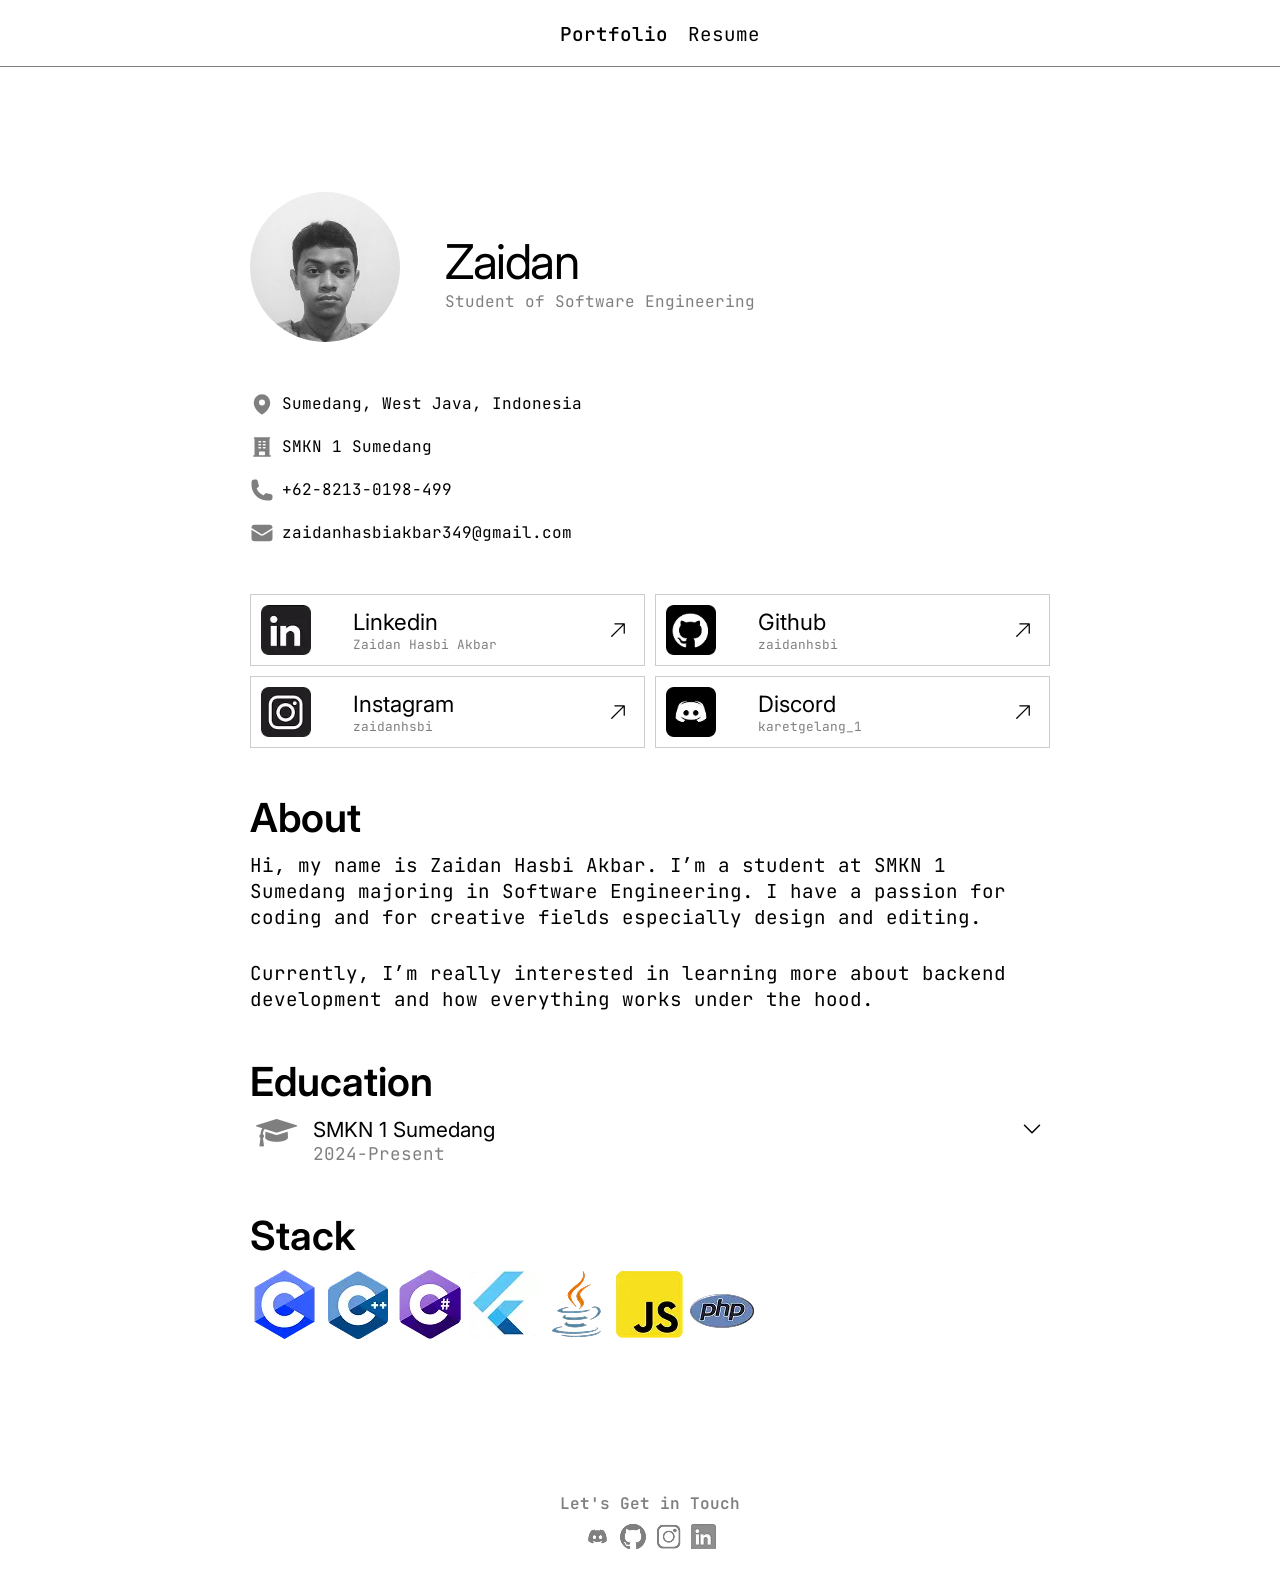
<file: index.html>
<!DOCTYPE html>
<html lang="en">
<head>
    <meta charset="UTF-8">
    <meta name="viewport" content="width=device-width, initial-scale=1.0">
    <title>Zaidan Hasbi Akbar</title>
</head>
<link rel="stylesheet" href="/css/style.css">
<link rel="stylesheet" href="https://maxcdn.bootstrapcdn.com/font-awesome/4.4.0/css/font-awesome.min.css">
<link rel="preconnect" href="https://fonts.googleapis.com">
<link rel="preconnect" href="https://fonts.gstatic.com" crossorigin>
<link href="https://fonts.googleapis.com/css2?family=Inter:wght@400;500&family=JetBrains+Mono:wght@400;500;600&display=swap" rel="stylesheet">
<body>
    <header class="navbar">
        <ul>
            <li><a href="/index.html">Portfolio</a></li>
            <li><a href="/resume.html">Resume</a></li>
        </ul>
    </header>

    <main class="container">
        <section class="profile">
            <img src="/assets/zaidans-face.png" alt="Foto Zaidan">
            <div class="text">
                <h1>Zaidan</h1>
                <p>Student of Software Engineering</p>
            </div>
        </section>

        <section class="profile-info">
            <div class="location">
                <svg xmlns="http://www.w3.org/2000/svg"
                viewBox="0 0 24 24"
                fill="currentColor" 
                class="size-6" 
                class="location-marker">
                    <path fill-rule="evenodd" d="m11.54 22.351.07.04.028.016a.76.76 0 0 0 .723 0l.028-.015.071-.041a16.975 16.975 0 0 0 1.144-.742 19.58 19.58 0 0 0 2.683-2.282c1.944-1.99 3.963-4.98 3.963-8.827a8.25 8.25 0 0 0-16.5 0c0 3.846 2.02 6.837 3.963 8.827a19.58 19.58 0 0 0 2.682 2.282 16.975 16.975 0 0 0 1.145.742ZM12 13.5a3 3 0 1 0 0-6 3 3 0 0 0 0 6Z" clip-rule="evenodd" />
                </svg>
                <p>Sumedang, West Java, Indonesia</p>
            </div>

            <div class="school">
                <svg xmlns="http://www.w3.org/2000/svg" 
                    viewBox="0 0 24 24" 
                    fill="currentColor" 
                    class="size-6"> 
                 <path fill-rule="evenodd" d="M4.5 2.25a.75.75 0 0 0 0 1.5v16.5h-.75a.75.75 0 0 0 0 1.5h16.5a.75.75 0 0 0 0-1.5h-.75V3.75a.75.75 0 0 0 0-1.5h-15ZM9 6a.75.75 0 0 0 0 1.5h1.5a.75.75 0 0 0 0-1.5H9Zm-.75 3.75A.75.75 0 0 1 9 9h1.5a.75.75 0 0 1 0 1.5H9a.75.75 0 0 1-.75-.75ZM9 12a.75.75 0 0 0 0 1.5h1.5a.75.75 0 0 0 0-1.5H9Zm3.75-5.25A.75.75 0 0 1 13.5 6H15a.75.75 0 0 1 0 1.5h-1.5a.75.75 0 0 1-.75-.75ZM13.5 9a.75.75 0 0 0 0 1.5H15A.75.75 0 0 0 15 9h-1.5Zm-.75 3.75a.75.75 0 0 1 .75-.75H15a.75.75 0 0 1 0 1.5h-1.5a.75.75 0 0 1-.75-.75ZM9 19.5v-2.25a.75.75 0 0 1 .75-.75h4.5a.75.75 0 0 1 .75.75v2.25a.75.75 0 0 1-.75.75h-4.5A.75.75 0 0 1 9 19.5Z" clip-rule="evenodd" />
                </svg>
                <p>SMKN 1 Sumedang</p>
            </div>

            <div class="telephone">
                <svg xmlns="http://www.w3.org/2000/svg" 
                    viewBox="0 0 24 24" 
                    fill="currentColor" 
                    class="size-6">
                <path fill-rule="evenodd" d="M1.5 4.5a3 3 0 0 1 3-3h1.372c.86 0 1.61.586 1.819 1.42l1.105 4.423a1.875 1.875 0 0 1-.694 1.955l-1.293.97c-.135.101-.164.249-.126.352a11.285 11.285 0 0 0 6.697 6.697c.103.038.25.009.352-.126l.97-1.293a1.875 1.875 0 0 1 1.955-.694l4.423 1.105c.834.209 1.42.959 1.42 1.82V19.5a3 3 0 0 1-3 3h-2.25C8.552 22.5 1.5 15.448 1.5 6.75V4.5Z" clip-rule="evenodd" />
                </svg>
                <p>+62-8213-0198-499</p>
            </div>

            <div class="email">
                <svg xmlns="http://www.w3.org/2000/svg" 
                viewBox="0 0 24 24" 
                fill="currentColor" 
                class="size-6">
                <path d="M1.5 8.67v8.58a3 3 0 0 0 3 3h15a3 3 0 0 0 3-3V8.67l-8.928 5.493a3 3 0 0 1-3.144 0L1.5 8.67Z" />
                <path d="M22.5 6.908V6.75a3 3 0 0 0-3-3h-15a3 3 0 0 0-3 3v.158l9.714 5.978a1.5 1.5 0 0 0 1.572 0L22.5 6.908Z" />
                </svg>
                <p>zaidanhasbiakbar349@gmail.com</p>
            </div>
        </section>

        <section class="social-media">
            <a href="https://www.linkedin.com/in/zaidan-hasbi-akbar-817602317/" class="linkedin">
                <img src="assets/linkedin--social-media.webp" alt="Linkedin">
                <div class="text">
                    <h3>Linkedin</h3>
                    <p>Zaidan Hasbi Akbar</p>
                </div>
                <svg xmlns="http://www.w3.org/2000/svg" 
                viewBox="0 0 24 24" 
                fill="currentColor" 
                class="size-6">
                <path fill-rule="evenodd" d="M8.25 3.75H19.5a.75.75 0 0 1 .75.75v11.25a.75.75 0 0 1-1.5 0V6.31L5.03 20.03a.75.75 0 0 1-1.06-1.06L17.69 5.25H8.25a.75.75 0 0 1 0-1.5Z" clip-rule="evenodd" />
                </svg>
            </a>

            <a href="https://github.com/zaidanhsbi" class="github">
                <img src="assets/github-social-media.webp" alt="Github">
                <div class="text">
                    <h3>Github</h3>
                    <p>zaidanhsbi</p>
                </div>
                <svg xmlns="http://www.w3.org/2000/svg" 
                viewBox="0 0 24 24" 
                fill="currentColor" 
                class="size-6">
                <path fill-rule="evenodd" d="M8.25 3.75H19.5a.75.75 0 0 1 .75.75v11.25a.75.75 0 0 1-1.5 0V6.31L5.03 20.03a.75.75 0 0 1-1.06-1.06L17.69 5.25H8.25a.75.75 0 0 1 0-1.5Z" clip-rule="evenodd" />
                </svg>
            </a>

            <a href="https://www.instagram.com/zaidanhsbi" class="instagram">
                <img src="assets/instagram-social-media.webp" alt="Instagram">
                <div class="text">
                    <h3>Instagram</h3>
                    <p>zaidanhsbi</p>
                </div>
                <svg xmlns="http://www.w3.org/2000/svg" 
                viewBox="0 0 24 24" 
                fill="currentColor" 
                class="size-6">
                <path fill-rule="evenodd" d="M8.25 3.75H19.5a.75.75 0 0 1 .75.75v11.25a.75.75 0 0 1-1.5 0V6.31L5.03 20.03a.75.75 0 0 1-1.06-1.06L17.69 5.25H8.25a.75.75 0 0 1 0-1.5Z" clip-rule="evenodd" />
                </svg>
            </a>

            <a href="https://discord.com/users/436017150902140928" class="discord">
                <img src="assets/discord-social-media.webp" alt="Discord">
                <div class="text">
                    <h3>Discord</h3>
                    <p>karetgelang_1</p>
                </div>
                <svg xmlns="http://www.w3.org/2000/svg" 
                viewBox="0 0 24 24" 
                fill="currentColor" 
                class="size-6">
                <path fill-rule="evenodd" d="M8.25 3.75H19.5a.75.75 0 0 1 .75.75v11.25a.75.75 0 0 1-1.5 0V6.31L5.03 20.03a.75.75 0 0 1-1.06-1.06L17.69 5.25H8.25a.75.75 0 0 1 0-1.5Z" clip-rule="evenodd" />
                </svg>
            </a>
        </section>

        <section class="about">
            <h2>About</h2>
            <p>Hi, my name is Zaidan Hasbi Akbar. I’m a student at SMKN 1 Sumedang 
                majoring in Software Engineering. I have a passion for coding and
                for creative fields especially design and editing. </p>
                <p>Currently, I’m really interested in learning more about backend 
                development and how everything works under the hood. </p>
        </section>

        <section class="education">
            <h2>Education</h2>
            <button class="smk" onclick="toggleEducation()">
                <div class="left">
                    <i class="fa fa-graduation-cap" aria-hidden="true"></i>
                    <div class="text">
                        <p>SMKN 1 Sumedang </p>
                        <p>2024-Present</p>
                    </div>
                </div>
                <svg xmlns="http://www.w3.org/2000/svg" 
                fill="none" 
                viewBox="0 0 24 24" 
                stroke-width="1.5" 
                stroke="currentColor" 
                class="arrow">
                    <path stroke-linecap="round" stroke-linejoin="round" d="m19.5 8.25-7.5 7.5-7.5-7.5" />
                </svg>
            </button>

              <div class="education-detail">
                        <p>During my studies, I've learned programming fundamentals using C and
                        C++. I've also learned web development using HTML, CSS, JavaScript, PHP,
                        and Laravel, database management with MySQL, mobile development with
                        Flutter, desktop development with Java and C#, and version control with
                        Git. On top of that, I've also learned design tools like CorelDraw and
                        Figma.</p>
                </div>
        </section>

        <section class="stack">
            <h2>Stack</h2>
            <div class="stack-icons">
                <img src="/assets/icon-lang/c.webp" alt="c" srcset="">
                <img src="/assets/icon-lang/cpluplus.webp" alt="cplusplus" srcset="">
                <img src="/assets/icon-lang/csharp.webp" alt="csharp" srcset="">
                <img src="/assets/icon-lang/flutter.webp" alt="flutter" srcset="">
                <img src="/assets/icon-lang/java.webp" alt="java" srcset="">
                <img src="/assets/icon-lang/js.webp" alt="js" srcset="">
                <img src="/assets/icon-lang/php.webp" alt="php" srcset="">
            </div>
        </section>



    <footer class="contact">
            <p>Let's Get in Touch</p>
            <div class="icons-wrapper">
                <a href="https://discord.com/users/436017150902140928">
                    <img src="assets/footer-icon-app/discord.webp" alt="discord">
                </a>
                <a href="https://github.com/zaidanhsbi">
                    <img src="assets/footer-icon-app/github.webp" alt="github">
       
                <a href="https://www.instagram.com/zaidanhsbi">
                    <img src="assets/footer-icon-app/instagram.webp" alt="instagram">
                </a>
                <a href="https://www.linkedin.com/in/zaidan-hasbi-akbar-817602317/">
                    <img src="assets/footer-icon-app/linkedin.webp" alt="linkedin">
                </a>
            </div>
           
            </a>
    </footer>
    </main>

</body>
<script src="/js/script.js"></script>
</html>
</file>
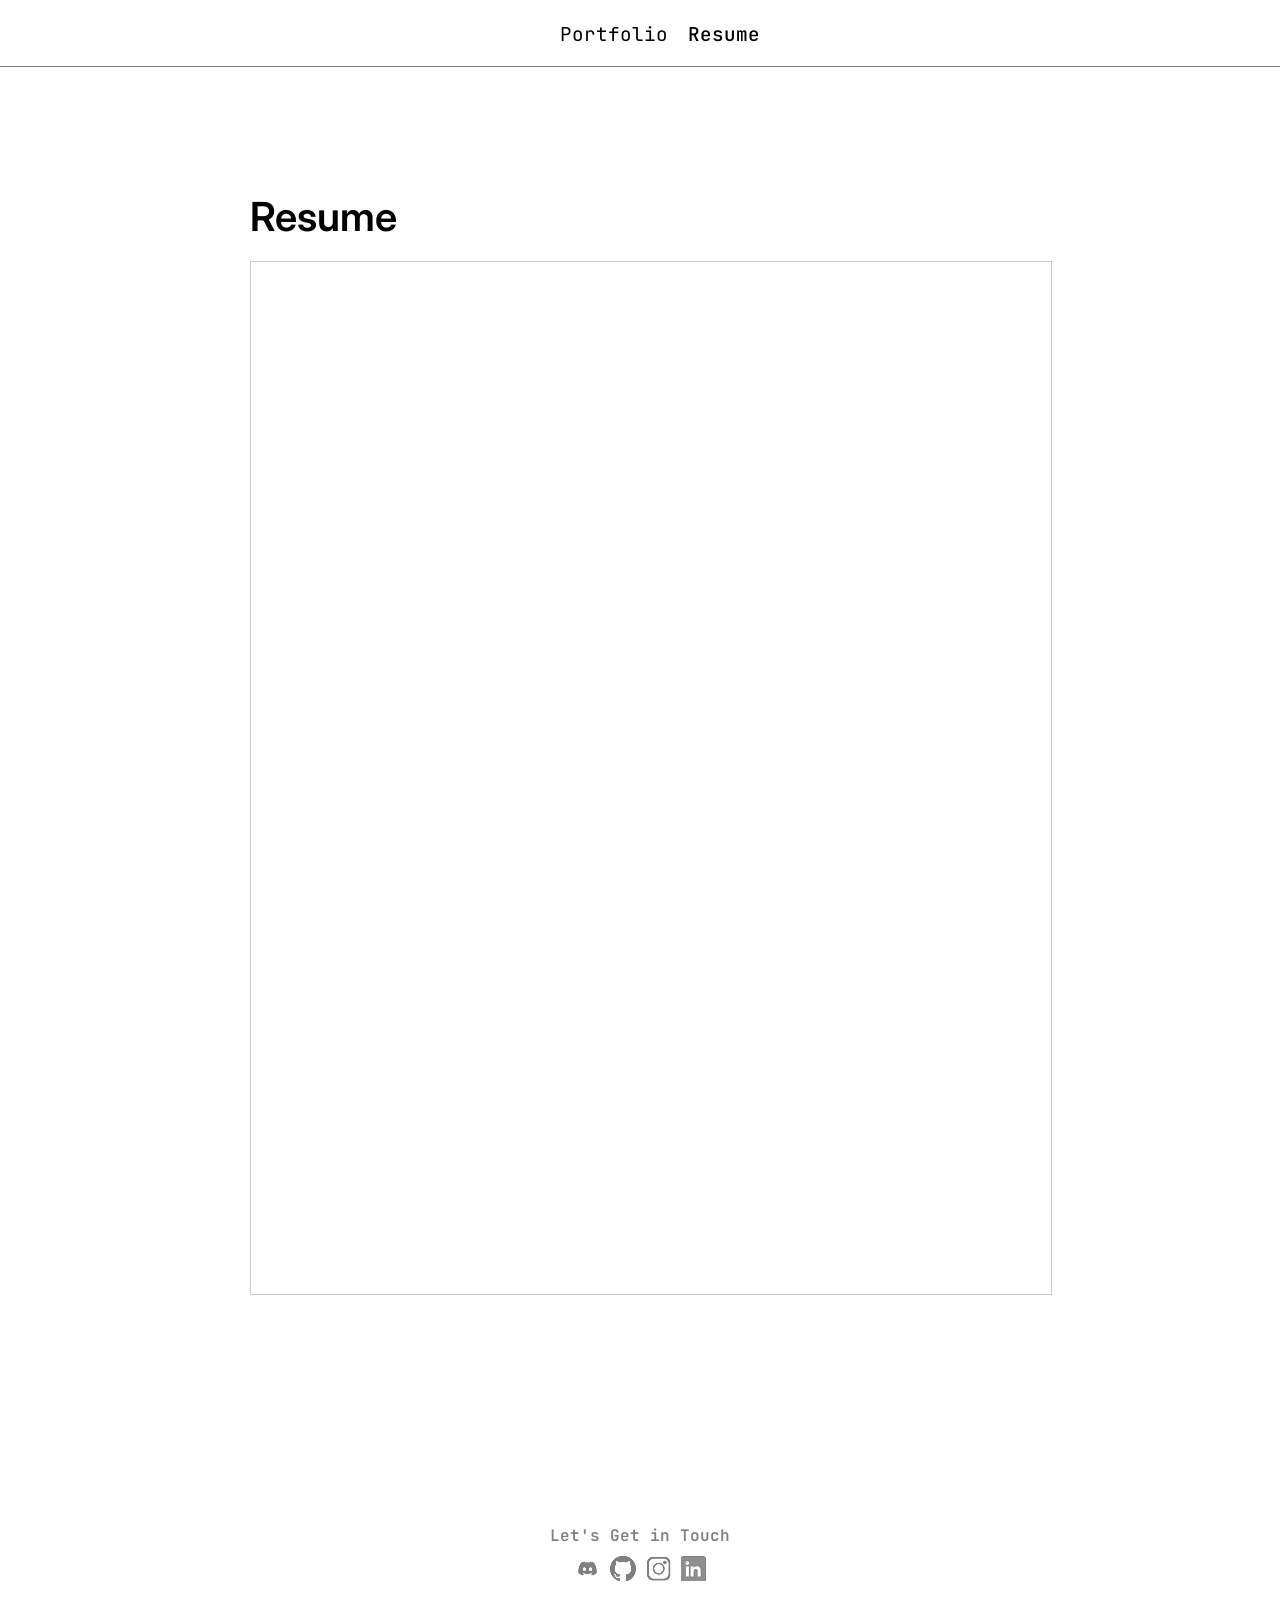
<file: resume.html>
<!DOCTYPE html>
<html lang="en">
<head>
    <meta charset="UTF-8">
    <meta name="viewport" content="width=device-width, initial-scale=1.0">
    <title>Resume Zaidan</title>
    <link rel="stylesheet" href="/css/resume.css">
<link rel="stylesheet" href="https://maxcdn.bootstrapcdn.com/font-awesome/4.4.0/css/font-awesome.min.css">
<link rel="preconnect" href="https://fonts.googleapis.com">
<link rel="preconnect" href="https://fonts.gstatic.com" crossorigin>
<link href="https://fonts.googleapis.com/css2?family=Inter:wght@400;500&family=JetBrains+Mono:wght@400;500;600&display=swap" rel="stylesheet">
</head>
<body>
        <header class="navbar">
        <ul>
            <li><a href="/index.html">Portfolio</a></li>
            <li><a href="/resume.html">Resume</a></li>
        </ul>
    </header>

    <main class="resume-container">
        <h2>Resume</h2>
        <div class="pdf-wrapper">
            <iframe src="https://drive.google.com/file/d/1wzK0-UML5njC68ZtBFXOhpWRKUspBzFC/preview"
                    allow="autoplay"
                    loading="lazy">
            </iframe>
        </div>
    </main>

    <footer class="contact">         
        <p>Let's Get in Touch</p>
        <div class="icons-wrapper">
                <a href="https://discord.com/users/436017150902140928">
                    <img src="assets/footer-icon-app/discord.webp" alt="discord">
                </a>
                <a href="https://github.com/zaidanhsbi">
                    <img src="assets/footer-icon-app/github.webp" alt="github">
       
                <a href="https://www.instagram.com/zaidanhsbi">
                    <img src="assets/footer-icon-app/instagram.webp" alt="instagram">
                </a>
                <a href="https://www.linkedin.com/in/zaidan-hasbi-akbar-817602317/">
                    <img src="assets/footer-icon-app/linkedin.webp" alt="linkedin">
                </a>
        </div>
    </footer>


</body>
</html>
</file>
<file: css/style.css>
::selection {
    background-color: black;
    color: white;
}
body {
    display: flex;
    flex-direction: column; 
    align-items: center;
    margin: 0;
    padding: 0;
    background-color: white;
}


/* Nav */
.navbar {
    z-index: 10;
    width: 100%;
    padding-top: 2px;
    display: flex;
    justify-content: center;
    top: 0;
    position: sticky;
    background-color: white;
    border-bottom: 1px solid rgba(0, 0, 0, 0.5);
}

.navbar ul{
    font-size: 1.2rem; /* fix: was missing unit */
    font-family: "JetBrains Mono", monospace;
    list-style: none;
    display: flex;
    gap: 20px;
}
.navbar ul li a{
     text-decoration: none;
         color: black;
}
.navbar ul li:first-child a{
    font-weight: 500;
}

.navbar ul li:last-child a {
    font-weight: 400;
}

/* Main */

/* Profile */
.container {
    margin-top: 125px;
    width: 800px;
    padding-left: 20px;
    justify-content: center;
}

.container .profile{
    display: flex;
}

.container .profile .text{
    display: flex;
    flex-direction: column;
    justify-content: flex-end;
    margin-left: 45px;
}

.container .profile h1{
    font-family: "Inter", sans-serif;
    font-weight: 400;
    letter-spacing: -0.03em;
    margin: 0;
    font-size: 3rem;
}

.container .profile p{
    color: rgba(0, 0, 0, 0.5);
    padding-bottom: 30px;
    font-size: 1rem;
    font-family: "JetBrains Mono", monospace;
    margin: 0;
}

.container .profile img{
    border-radius: 100%;
    width: 150px;
    height: 150px;
    object-fit: cover;
}


/* Zaidan's Info */
.profile-info{
    margin-top: 45px;
}

.location svg, .school svg, .telephone svg, .email svg{
    width: 24px;
    color: rgba(0, 0, 0, 0.5);
    height: 24px;
}

.location, .school, .telephone, .email {
    margin-block: -10px;
    display: flex;
    align-items: center; 
    gap: 8px;            
}

.profile-info p {
    font-family: "JetBrains Mono", monospace;            
}

/* Social Media */
.social-media{
    margin-top: 45px;
    display: grid;
    grid-template-columns: 1fr 1fr; 
    gap: 10px;
}
.social-media svg{
    color: rgb(0, 0, 0);
    width: 20px;
    height: 20px;
    margin-left: auto;
    margin-right: 1rem;
}

.social-media a {
    border: 1px solid rgba(0, 0, 0, 0.2);
}

.social-media a h3 {
    border-bottom: 1px solid transparent; 
    transition: border-bottom 0.3s ease;
}

.social-media a:hover h3 {
    border-bottom: 1px solid rgba(0, 0, 0, 0.5);
}

.social-media img{
    padding: 10px;
    width: 50px;
    height: 50px;
}

.social-media a{
    display: flex;
    text-decoration: none;
    align-items: center; 
    color: black;
}
.social-media .text{
    display: flex;
    flex-direction: column;
    justify-content: center;
    margin-left: 2rem;
}

.social-media .text h3{
    margin: 0;
    font-family: "Inter", sans-serif;
    font-weight: 400;
    font-size: 1.4rem;
}

.social-media .text p{
    margin: 0;
    font-family: "JetBrains Mono", monospace;
    font-size: 0.8rem;
    color: rgba(0, 0, 0, 0.5);
}

/* About */
.about {
    margin-top: 45px;
}

.about h2{
    margin-bottom: 0;
    font-family: "Inter", sans-serif;
    font-size: 2.5rem;
    font-weight: 600;
}

.about p{
    margin: 0;
    margin-top: 10px;
    font-family: "JetBrains Mono", monospace;
    font-size: 1.2rem;
}

.about p:last-child{
    margin-top: 30px;
}

/* Education */
.education .smk{
    display: flex;
    justify-content: space-between;
}

.education h2{
    margin: 0;
    margin-top: 45px;
    margin-bottom: 10px;
    font-family: "Inter", sans-serif;
    font-size: 2.5rem;
    font-weight: 600;
}

.education button{
    background-color: white;
    border: none;
    width: 100%;
}

.education i{
    font-size: 2rem;
    color: rgba(0, 0, 0, 0.5);
}

.education .text p:first-child{
    margin: 0;
    font-size: 1.3rem;
    font-family: "Inter", sans-serif;
}
.education .text p:last-child{
    margin: 0;
    font-size: 1.1rem;
    color: rgba(0, 0, 0, 0.5);
    text-align: start;
    font-family: "JetBrains Mono", monospace;
}
.education .smk .left{
    display: flex;
    justify-content: start;
    gap: 1rem;
}

.education svg{
    width: 1.5rem;
}

.smk .arrow {
    transition: transform 0.3s ease;
}

.smk.open .arrow {
    transform: rotate(180deg); 
}

/* Detail content */
.education-detail {
    display: none;
    padding: 16px;
    text-align: justify;
    border-top: none;
}

.education-detail.open {
    display: block;
}

.education-detail p {
    margin: 0;
    font-family: "JetBrains Mono";
    font-size: 0.95rem;
    line-height: 1.7;
    color: rgba(0, 0, 0, 0.7);
}

/* Stack */
.stack h2{
    margin: 0;
    margin-top: 45px;
    margin-bottom: 10px;
    font-family: "Inter", sans-serif;
    font-size: 2.5rem;
    font-weight: 600;
}

/* Contact */
.contact{
    display: flex;
    flex-direction: column;
    align-items: center;
}
.contact p{
    margin: 0;
    margin-top: 150px;
    margin-bottom: 10px;
    font-family: "JetBrains Mono", monospace;
    font-size: 1rem;
    font-weight: 600;
    color: rgba(0, 0, 0, 0.5);
}

.contact .icons-wrapper{
    display: flex;
    margin-bottom: 20px;
    gap: 10px;
}



@media (max-width: 900px) {
    /* Main */
    .container {
        width: 90%;
        margin-top: 80px;
        padding-left: 10px;
    }

    .social-media {
        grid-template-columns: 1fr 1fr;
    }
}


@media (max-width: 768px) {
    /* Main */
    .container {
        width: 90%;
        margin-top: 60px;
        padding-left: 10px;
    }

    .container .profile h1 {
        font-size: 2.2rem;
    }

    .container .profile p {
        padding-bottom: 15px;
    }

    .container .profile img {
        width: 120px;
        height: 120px;
    }


    /* Social media*/
    .social-media {
        grid-template-columns: 1fr;
    }

    /* About */
    .about p {
        font-size: 1rem;
    }

    /* Education */
    .education .text p:first-child {
        font-size: 1.1rem;
    }

    .education .text p:last-child {
        font-size: 0.9rem;
    }

    /* Footer */
    .contact p {
        margin-top: 80px;
    }
}


@media (max-width: 480px) {

    /* Nav */
    .navbar ul {
        gap: 12px;
        font-size: 0.9rem;
    }

    /* Main */
    .container {
        width: 95%;
        margin-top: 40px;
        padding-left: 5px;
    }

    /* Profile */
    .container .profile h1 {
        font-size: 1.8rem;
    }

    .container .profile img {
        width: 100px;
        height: 100px;
    }

     
    .about h2, .education h2, .stack h2 {
        font-size: 1.8rem;
    }

    .about p {
        font-size: 0.9rem;
    }

    /* Social Media */
    .social-media .text h3 {
        font-size: 1.1rem;
    }

    .social-media .text p {
        font-size: 0.75rem;
    }

    .social-media img {
        width: 40px;
        height: 40px;
        padding: 8px;
    }

    /* Education */
    .education i {
        font-size: 1.5rem;
    }

    /* Footer */
    .contact p {
        margin-top: 60px;
        font-size: 0.85rem;
    }

    .contact .icons-wrapper {
        gap: 8px;
    }
}
</file>
<file: css/resume.css>
::selection {
    background-color: black;
    color: white;
}

body {
    display: flex;
    flex-direction: column; 
    align-items: center;
    margin: 0;
    padding: 0;
    background-color: white;
}



/* Nav */
.navbar {
    z-index: 10;
    width: 100%;
    padding-top: 2px;
    display: flex;
    justify-content: center;
    top: 0;
    position: sticky;
    background-color: white;
    border-bottom: 1px solid rgba(0, 0, 0, 0.5);
}

.navbar ul{
    font-size: 1.2rem; /* fix: was missing unit */
    font-family: "JetBrains Mono", monospace;
    list-style: none;
    display: flex;
    gap: 20px;
}
.navbar ul li a{
     text-decoration: none;
         color: black;
}
.navbar ul li:first-child a{
    font-weight: 400;
}

.navbar ul li:last-child a {
    font-weight: 500;
}

/* Main */
.resume-container {
    margin-top: 125px;
    width: 800px;
    padding-left: 20px;
    padding-bottom: 80px;
}

.resume-container h2 {
    margin: 0;
    margin-bottom: 20px;
    font-family: "Inter", sans-serif;
    font-size: 2.5rem;
    font-weight: 600;
}

.pdf-wrapper {
    width: 100%;
    position: relative;
    padding-top: 129%;
    border: 1px solid rgba(0, 0, 0, 0.2);
}

.pdf-wrapper iframe {
    position: absolute;
    top: 0;
    left: 0;
    width: 100%;
    height: 100%;
    border: none;
}

/* Footer */
.contact{
    display: flex;
    flex-direction: column;
    align-items: center;
}
.contact p{
    margin: 0;
    margin-top: 150px;
    margin-bottom: 10px;
    font-family: "JetBrains Mono", monospace;
    font-size: 1rem;
    font-weight: 600;
    color: rgba(0, 0, 0, 0.5);
}

.contact .icons-wrapper{
    display: flex;
    margin-bottom: 20px;
    gap: 10px;
}

@media (max-width: 900px) {
    .resume-container {
        width: 90%;
        margin-top: 80px;
        padding-left: 10px;
    }
}

@media (max-width: 768px) {
    .resume-container {
        width: 90%;
        margin-top: 60px;
        padding-left: 10px;
    }

    /* Footer */
    .contact p {
        margin-top: 80px;
    }
}


@media (max-width: 480px) {
    
    /* Nav */
    .navbar ul {
        gap: 12px;
        font-size: 0.9rem;
    }

    /* Main */
    .resume-container {
        width: 95%;
        margin-top: 40px;
        padding-left: 5px;
    }

    /* Footer */
    .contact p {
        margin-top: 60px;
        font-size: 0.85rem;
    }

    .contact .icons-wrapper {
        gap: 8px;
    }
}
</file>
